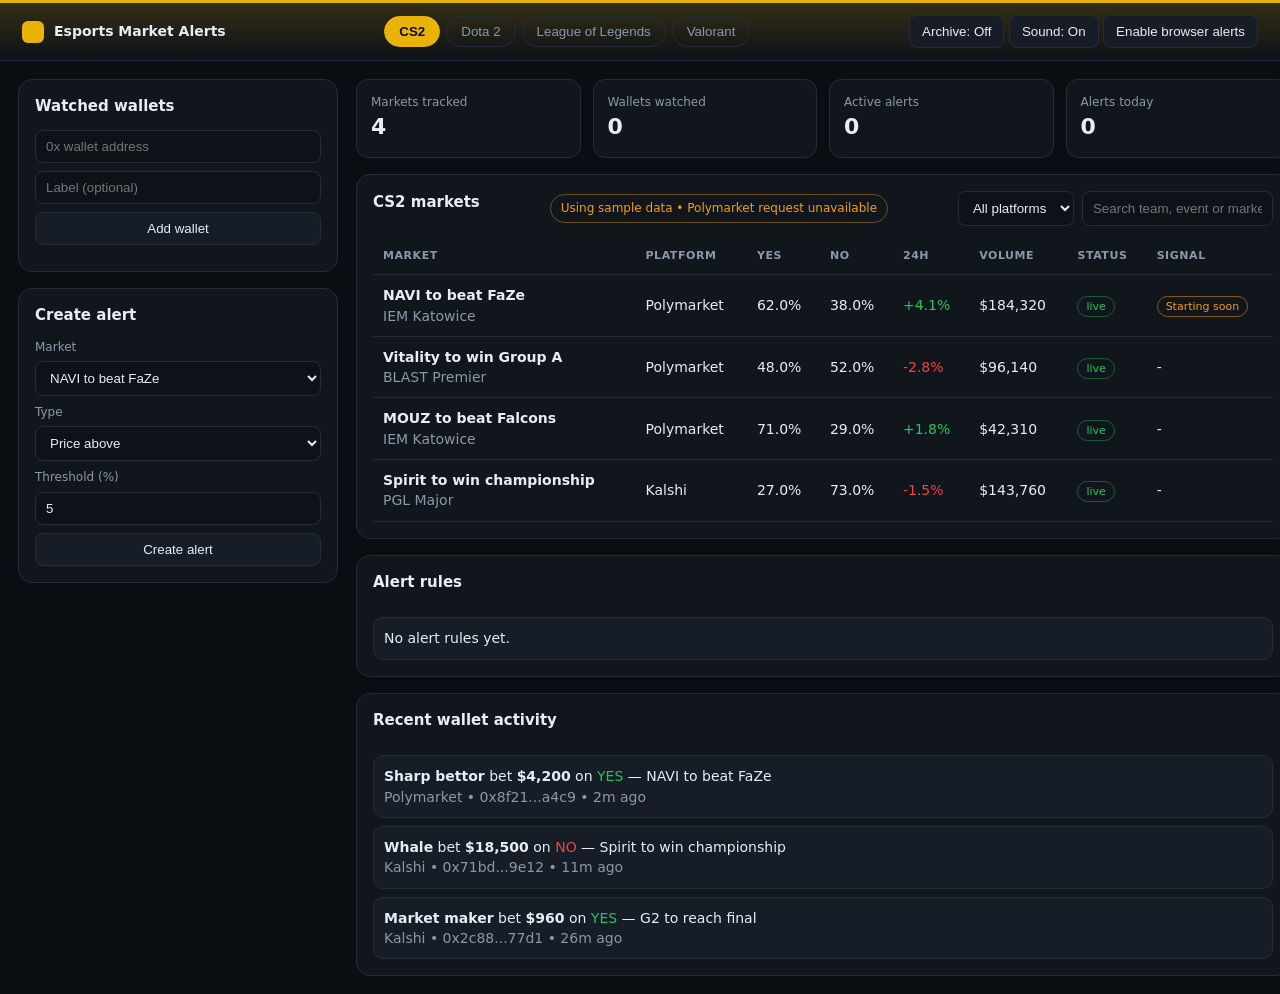
<file: index.html>
<!doctype html>
<html lang="en">
<head>
<meta charset="utf-8">
<meta name="viewport" content="width=device-width, initial-scale=1">
<title>Esports Market Alerts</title>
<link rel="stylesheet" href="styles.css">
</head>
<body data-game="cs2">
<header class="topbar">
  <div class="brand"><span class="logo"></span> Esports Market Alerts</div>
  <nav class="game-tabs" id="game-tabs">
    <button class="game-tab active" data-game="cs2">CS2</button>
    <button class="game-tab" data-game="dota2">Dota 2</button>
    <button class="game-tab" data-game="lol">League of Legends</button>
    <button class="game-tab" data-game="valorant">Valorant</button>
  </nav>
  <div class="top-actions">
    <button id="archive-toggle" class="ghost">Archive: Off</button>
    <button id="sound-toggle" class="ghost">Sound: On</button>
    <button id="browser-notifications" class="ghost">Enable browser alerts</button>
  </div>
</header>

<main class="layout">
  <aside class="sidebar">
    <section class="panel">
      <h2>Watched wallets</h2>
      <form id="wallet-form">
        <input id="wallet-address" placeholder="0x wallet address" required>
        <input id="wallet-label" placeholder="Label (optional)">
        <button type="submit">Add wallet</button>
      </form>
      <ul id="wallet-list" class="wallet-list"></ul>
    </section>

    <section class="panel">
      <h2>Create alert</h2>
      <form id="alert-form">
        <label>Market<select id="alert-market"></select></label>
        <label>Type
          <select id="alert-type">
            <option value="price_above">Price above</option>
            <option value="price_below">Price below</option>
            <option value="move">Price moves by</option>
            <option value="wallet_bet">Watched wallet bets</option>
          </select>
        </label>
        <label id="threshold-wrap">Threshold (%)<input id="alert-threshold" type="number" min="0.1" step="0.1" value="5"></label>
        <button type="submit">Create alert</button>
      </form>
    </section>
  </aside>

  <section class="content">
    <div class="stats">
      <div class="stat"><span>Markets tracked</span><strong id="stat-markets">0</strong></div>
      <div class="stat"><span>Wallets watched</span><strong id="stat-wallets">0</strong></div>
      <div class="stat"><span>Active alerts</span><strong id="stat-alerts">0</strong></div>
      <div class="stat"><span>Alerts today</span><strong id="stat-triggered">0</strong></div>
    </div>

    <div class="panel">
      <div class="panel-head">
        <h2 id="game-title">CS2 markets</h2>
        <span id="data-source" class="source">Loading market data…</span>
        <div class="filters">
          <select id="platform-filter">
            <option value="all">All platforms</option>
            <option value="polymarket">Polymarket</option>
            <option value="kalshi">Kalshi</option>
          </select>
          <input id="search" placeholder="Search team, event or market">
        </div>
      </div>
      <div class="table-wrap">
        <table>
          <thead><tr><th>Market</th><th>Platform</th><th>Yes</th><th>No</th><th>24h</th><th>Volume</th><th>Status</th><th>Signal</th></tr></thead>
          <tbody id="market-rows"></tbody>
        </table>
      </div>
    </div>

    <div class="panel">
      <div class="panel-head"><h2>Alert rules</h2></div>
      <ul id="alert-list" class="rule-list"></ul>
    </div>

    <div class="panel">
      <div class="panel-head"><h2>Recent wallet activity</h2></div>
      <ul id="activity-feed" class="activity"></ul>
    </div>
  </section>
</main>

<div id="toast-stack"></div>
<script src="js/mockData.js"></script>
<script src="js/app.js"></script>
<script src="js/polymarketApi.js"></script>
</body>
</html>
</file>
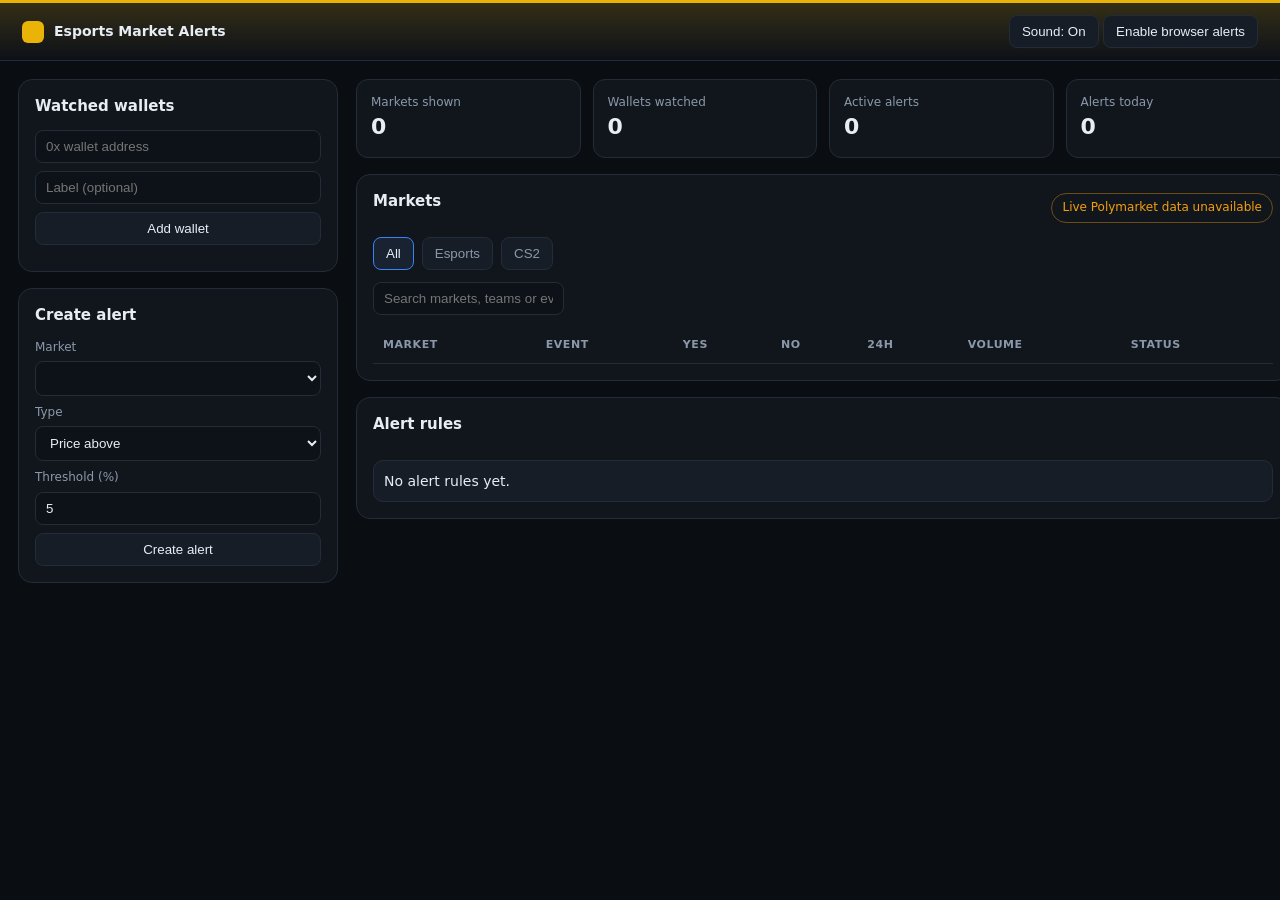
<file: new/index.html>
<!doctype html>
<html lang="en">
<head>
  <meta charset="utf-8">
  <meta name="viewport" content="width=device-width, initial-scale=1">
  <title>Esports Market Alerts</title>
  <link rel="stylesheet" href="styles.css">
</head>
<body>
  <header class="topbar">
    <div class="brand"><span class="logo"></span> Esports Market Alerts</div>
    <div class="top-actions">
      <button id="sound-toggle">Sound: On</button>
      <button id="browser-notifications">Enable browser alerts</button>
    </div>
  </header>

  <main class="layout">
    <aside class="sidebar">
      <section class="panel">
        <h2>Watched wallets</h2>
        <form id="wallet-form">
          <input id="wallet-address" placeholder="0x wallet address" required>
          <input id="wallet-label" placeholder="Label (optional)">
          <button type="submit">Add wallet</button>
        </form>
        <ul id="wallet-list" class="wallet-list"></ul>
      </section>

      <section class="panel">
        <h2>Create alert</h2>
        <form id="alert-form">
          <label>Market<select id="alert-market"></select></label>
          <label>Type
            <select id="alert-type">
              <option value="price_above">Price above</option>
              <option value="price_below">Price below</option>
              <option value="move">Price moves by</option>
            </select>
          </label>
          <label id="threshold-wrap">Threshold (%)<input id="alert-threshold" type="number" min="0.1" step="0.1" value="5"></label>
          <button type="submit">Create alert</button>
        </form>
      </section>
    </aside>

    <section class="content">
      <div class="stats">
        <div class="stat"><span>Markets shown</span><strong id="stat-markets">0</strong></div>
        <div class="stat"><span>Wallets watched</span><strong id="stat-wallets">0</strong></div>
        <div class="stat"><span>Active alerts</span><strong id="stat-alerts">0</strong></div>
        <div class="stat"><span>Alerts today</span><strong id="stat-triggered">0</strong></div>
      </div>

      <div class="panel">
        <div class="panel-head">
          <h2>Markets</h2>
          <span id="data-source" class="source">Loading live Polymarket data…</span>
        </div>

        <div class="tabs">
          <button class="tab active" data-tab="all">All</button>
          <button class="tab" data-tab="esports">Esports</button>
          <button class="tab" data-tab="cs2">CS2</button>
        </div>

        <div class="filters">
          <input id="search" placeholder="Search markets, teams or events">
        </div>

        <div class="table-wrap">
          <table>
            <thead>
              <tr><th>Market</th><th>Event</th><th>Yes</th><th>No</th><th>24h</th><th>Volume</th><th>Status</th></tr>
            </thead>
            <tbody id="market-rows"></tbody>
          </table>
        </div>
      </div>

      <div class="panel">
        <div class="panel-head"><h2>Alert rules</h2></div>
        <ul id="alert-list" class="rule-list"></ul>
      </div>
    </section>
  </main>

  <div id="toast-stack"></div>

  <script src="js/app.js"></script>
  <script src="js/polymarketApi.js"></script>
</body>
</html>
</file>
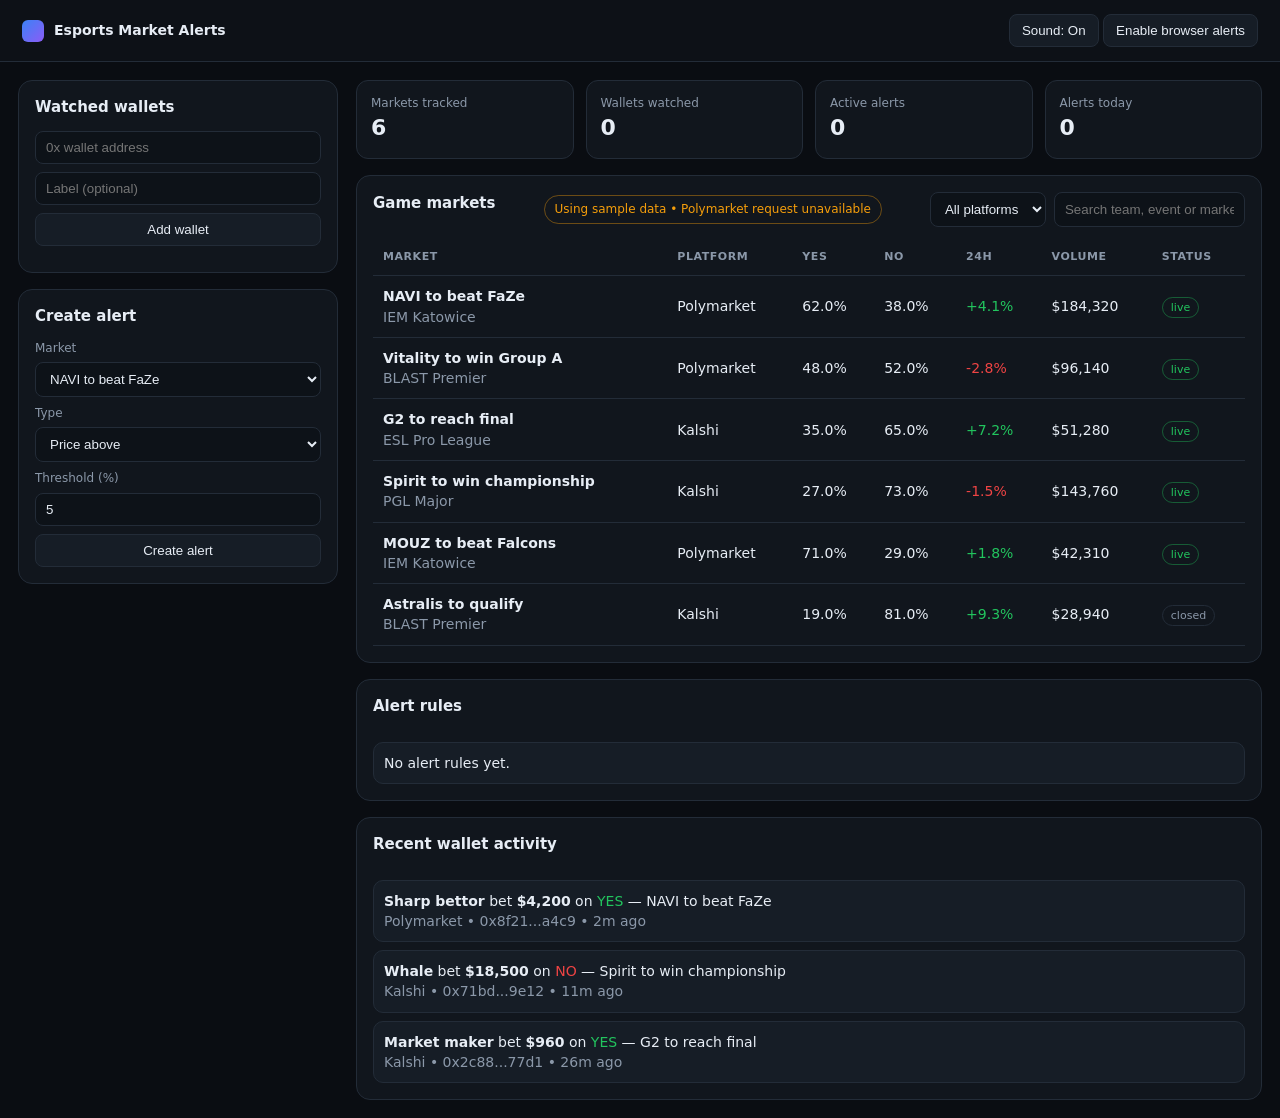
<file: archive/old2/index.html>
<!doctype html>
<html lang="en">
<head>
<meta charset="utf-8">
<meta name="viewport" content="width=device-width, initial-scale=1">
<title>Esports Market Alerts</title>
<link rel="stylesheet" href="styles.css">
</head>
<body>
<header class="topbar">
  <div class="brand"><span class="logo"></span> Esports Market Alerts</div>
  <div class="top-actions">
    <button id="sound-toggle" class="ghost">Sound: On</button>
    <button id="browser-notifications" class="ghost">Enable browser alerts</button>
  </div>
</header>

<main class="layout">
  <aside class="sidebar">
    <section class="panel">
      <h2>Watched wallets</h2>
      <form id="wallet-form">
        <input id="wallet-address" placeholder="0x wallet address" required>
        <input id="wallet-label" placeholder="Label (optional)">
        <button type="submit">Add wallet</button>
      </form>
      <ul id="wallet-list" class="wallet-list"></ul>
    </section>

    <section class="panel">
      <h2>Create alert</h2>
      <form id="alert-form">
        <label>Market<select id="alert-market"></select></label>
        <label>Type
          <select id="alert-type">
            <option value="price_above">Price above</option>
            <option value="price_below">Price below</option>
            <option value="move">Price moves by</option>
            <option value="wallet_bet">Watched wallet bets</option>
          </select>
        </label>
        <label id="threshold-wrap">Threshold (%)<input id="alert-threshold" type="number" min="0.1" step="0.1" value="5"></label>
        <button type="submit">Create alert</button>
      </form>
    </section>
  </aside>

  <section class="content">
    <div class="stats">
      <div class="stat"><span>Markets tracked</span><strong id="stat-markets">0</strong></div>
      <div class="stat"><span>Wallets watched</span><strong id="stat-wallets">0</strong></div>
      <div class="stat"><span>Active alerts</span><strong id="stat-alerts">0</strong></div>
      <div class="stat"><span>Alerts today</span><strong id="stat-triggered">0</strong></div>
    </div>

    <div class="panel">
      <div class="panel-head">
        <h2>Game markets</h2>
        <span id="data-source" class="source">Loading market data…</span>
        <div class="filters">
          <select id="platform-filter">
            <option value="all">All platforms</option>
            <option value="polymarket">Polymarket</option>
            <option value="kalshi">Kalshi</option>
          </select>
          <input id="search" placeholder="Search team, event or market">
        </div>
      </div>
      <div class="table-wrap">
        <table>
          <thead><tr><th>Market</th><th>Platform</th><th>Yes</th><th>No</th><th>24h</th><th>Volume</th><th>Status</th></tr></thead>
          <tbody id="market-rows"></tbody>
        </table>
      </div>
    </div>

    <div class="panel">
      <div class="panel-head"><h2>Alert rules</h2></div>
      <ul id="alert-list" class="rule-list"></ul>
    </div>

    <div class="panel">
      <div class="panel-head"><h2>Recent wallet activity</h2></div>
      <ul id="activity-feed" class="activity"></ul>
    </div>
  </section>
</main>

<div id="toast-stack"></div>
<script src="js/mockData.js"></script>
<script src="js/app.js"></script>
<script src="js/polymarketApi.js"></script>
</body>
</html>
</file>
<file: styles.css>
:root{--bg:#0a0d12;--panel:#11161d;--panel-2:#161d26;--line:#232c38;--text:#e7edf5;--muted:#8b98a9;--green:#22c55e;--red:#ef4444;--blue:#3b82f6;--purple:#8b5cf6;--amber:#f59e0b;--accent:#eab308}
body[data-game="cs2"]{--accent:#eab308}
body[data-game="dota2"]{--accent:#ef4444}
body[data-game="lol"]{--accent:#3b82f6}
body[data-game="valorant"]{--accent:#22d3ee}
*{box-sizing:border-box}body{margin:0;background:var(--bg);color:var(--text);font:14px/1.45 Inter,system-ui,sans-serif}
.topbar{display:flex;justify-content:space-between;align-items:center;gap:14px;padding:12px 22px;border-bottom:1px solid var(--line);background:linear-gradient(180deg,color-mix(in srgb,var(--accent) 18%,#0d1117),#0d1117);border-top:3px solid var(--accent)}
.brand{display:flex;gap:10px;align-items:center;font-weight:700}.logo{width:22px;height:22px;border-radius:6px;background:var(--accent)}
.game-tabs{display:flex;gap:6px}.game-tab{background:transparent;border:1px solid var(--line);color:var(--muted);border-radius:999px;padding:7px 14px}
.game-tab.active{color:#0b0f14;background:var(--accent);border-color:var(--accent);font-weight:700}
button{background:var(--panel-2);color:var(--text);border:1px solid var(--line);border-radius:8px;padding:8px 12px;cursor:pointer}button:hover{border-color:#3a4757}
input,select{background:#0d1218;border:1px solid var(--line);color:var(--text);border-radius:8px;padding:8px 10px;width:100%}
.layout{display:grid;grid-template-columns:320px 1fr;gap:18px;padding:18px;max-width:1500px;margin:auto}
.sidebar{display:flex;flex-direction:column;gap:16px}.content{display:flex;flex-direction:column;gap:16px}
.panel{background:var(--panel);border:1px solid var(--line);border-radius:14px;padding:16px}.panel h2{margin:0 0 12px;font-size:15px}
.panel-head{display:flex;justify-content:space-between;align-items:center;gap:12px;margin-bottom:12px;flex-wrap:wrap}
form{display:flex;flex-direction:column;gap:8px}label{display:flex;flex-direction:column;gap:5px;color:var(--muted);font-size:12px}
.wallet-list,.rule-list,.activity{list-style:none;margin:10px 0 0;padding:0;display:flex;flex-direction:column;gap:8px}
.wallet-list li,.rule-list li,.activity li{background:var(--panel-2);border:1px solid var(--line);border-radius:10px;padding:10px}
.wallet-list .addr{font-family:ui-monospace,monospace;font-size:12px;color:var(--muted)}
.remove{background:none;border:none;color:var(--red);padding:2px 6px}
.stats{display:grid;grid-template-columns:repeat(4,1fr);gap:12px}.stat{background:var(--panel);border:1px solid var(--line);border-radius:12px;padding:14px}
.stat span{display:block;color:var(--muted);font-size:12px}.stat strong{font-size:22px}
.table-wrap{overflow:auto}table{width:100%;border-collapse:collapse;min-width:900px}
th,td{text-align:left;padding:10px;border-bottom:1px solid var(--line);white-space:nowrap}th{color:var(--muted);font-size:11px;text-transform:uppercase;letter-spacing:.05em}
.up{color:var(--green)}.down{color:var(--red)}
tr.suspicious{background:rgba(245,158,11,.10);box-shadow:inset 3px 0 0 var(--amber)}
.badge{padding:3px 8px;border-radius:999px;font-size:11px;border:1px solid var(--line)}
.badge.live{color:var(--green);border-color:rgba(34,197,94,.4)}
.badge.closed{color:var(--muted)}
.badge.suspicious{color:#0b0f14;background:var(--amber);border-color:var(--amber);font-weight:700}
.badge.starting{color:var(--amber);border-color:rgba(245,158,11,.5)}
.filters{display:flex;gap:8px}.filters select,.filters input{width:auto}
.source{font-size:12px;color:var(--muted);border:1px solid var(--line);padding:5px 10px;border-radius:999px}
.source.live{color:var(--green);border-color:rgba(34,197,94,.4)}.source.fallback{color:var(--amber);border-color:rgba(245,158,11,.4)}
#toast-stack{position:fixed;right:18px;bottom:18px;display:flex;flex-direction:column;gap:8px;z-index:50}
.toast{background:#161d26;border:1px solid var(--line);border-left:3px solid var(--blue);padding:12px 14px;border-radius:10px;min-width:290px;box-shadow:0 10px 30px rgba(0,0,0,.35)}
.toast.alert{border-left-color:var(--amber)}
@media(max-width:1080px){.topbar{flex-wrap:wrap}.layout{grid-template-columns:1fr}.stats{grid-template-columns:repeat(2,1fr)}}
</file>
<file: new/styles.css>
:root{--bg:#0a0d12;--panel:#11161d;--panel-2:#161d26;--line:#232c38;--text:#e7edf5;--muted:#8b98a9;--green:#22c55e;--red:#ef4444;--blue:#3b82f6;--purple:#8b5cf6;--amber:#f59e0b;--accent:#eab308}
body[data-game="cs2"]{--accent:#eab308}
body[data-game="dota2"]{--accent:#ef4444}
body[data-game="lol"]{--accent:#3b82f6}
body[data-game="valorant"]{--accent:#22d3ee}
*{box-sizing:border-box}body{margin:0;background:var(--bg);color:var(--text);font:14px/1.45 Inter,system-ui,sans-serif}
.topbar{display:flex;justify-content:space-between;align-items:center;gap:14px;padding:12px 22px;border-bottom:1px solid var(--line);background:linear-gradient(180deg,color-mix(in srgb,var(--accent) 18%,#0d1117),#0d1117);border-top:3px solid var(--accent)}
.brand{display:flex;gap:10px;align-items:center;font-weight:700}.logo{width:22px;height:22px;border-radius:6px;background:var(--accent)}
.game-tabs{display:flex;gap:6px}.game-tab{background:transparent;border:1px solid var(--line);color:var(--muted);border-radius:999px;padding:7px 14px}
.game-tab.active{color:#0b0f14;background:var(--accent);border-color:var(--accent);font-weight:700}
button{background:var(--panel-2);color:var(--text);border:1px solid var(--line);border-radius:8px;padding:8px 12px;cursor:pointer}button:hover{border-color:#3a4757}
input,select{background:#0d1218;border:1px solid var(--line);color:var(--text);border-radius:8px;padding:8px 10px;width:100%}
.layout{display:grid;grid-template-columns:320px 1fr;gap:18px;padding:18px;max-width:1500px;margin:auto}
.sidebar{display:flex;flex-direction:column;gap:16px}.content{display:flex;flex-direction:column;gap:16px}
.panel{background:var(--panel);border:1px solid var(--line);border-radius:14px;padding:16px}.panel h2{margin:0 0 12px;font-size:15px}
.panel-head{display:flex;justify-content:space-between;align-items:center;gap:12px;margin-bottom:12px;flex-wrap:wrap}
form{display:flex;flex-direction:column;gap:8px}label{display:flex;flex-direction:column;gap:5px;color:var(--muted);font-size:12px}
.wallet-list,.rule-list,.activity{list-style:none;margin:10px 0 0;padding:0;display:flex;flex-direction:column;gap:8px}
.wallet-list li,.rule-list li,.activity li{background:var(--panel-2);border:1px solid var(--line);border-radius:10px;padding:10px}
.wallet-list .addr{font-family:ui-monospace,monospace;font-size:12px;color:var(--muted)}
.remove{background:none;border:none;color:var(--red);padding:2px 6px}
.stats{display:grid;grid-template-columns:repeat(4,1fr);gap:12px}.stat{background:var(--panel);border:1px solid var(--line);border-radius:12px;padding:14px}
.stat span{display:block;color:var(--muted);font-size:12px}.stat strong{font-size:22px}
.table-wrap{overflow:auto}table{width:100%;border-collapse:collapse;min-width:900px}
th,td{text-align:left;padding:10px;border-bottom:1px solid var(--line);white-space:nowrap}th{color:var(--muted);font-size:11px;text-transform:uppercase;letter-spacing:.05em}
.up{color:var(--green)}.down{color:var(--red)}
tr.suspicious{background:rgba(245,158,11,.10);box-shadow:inset 3px 0 0 var(--amber)}
.badge{padding:3px 8px;border-radius:999px;font-size:11px;border:1px solid var(--line)}
.badge.live{color:var(--green);border-color:rgba(34,197,94,.4)}
.badge.closed{color:var(--muted)}
.badge.suspicious{color:#0b0f14;background:var(--amber);border-color:var(--amber);font-weight:700}
.badge.starting{color:var(--amber);border-color:rgba(245,158,11,.5)}
.filters{display:flex;gap:8px}.filters select,.filters input{width:auto}
.source{font-size:12px;color:var(--muted);border:1px solid var(--line);padding:5px 10px;border-radius:999px}
.source.live{color:var(--green);border-color:rgba(34,197,94,.4)}.source.fallback{color:var(--amber);border-color:rgba(245,158,11,.4)}
#toast-stack{position:fixed;right:18px;bottom:18px;display:flex;flex-direction:column;gap:8px;z-index:50}
.toast{background:#161d26;border:1px solid var(--line);border-left:3px solid var(--blue);padding:12px 14px;border-radius:10px;min-width:290px;box-shadow:0 10px 30px rgba(0,0,0,.35)}
.toast.alert{border-left-color:var(--amber)}
@media(max-width:1080px){.topbar{flex-wrap:wrap}.layout{grid-template-columns:1fr}.stats{grid-template-columns:repeat(2,1fr)}}
.tabs{display:flex;gap:8px;margin-bottom:12px}
.tab{background:var(--panel-2);border:1px solid var(--line);color:var(--muted)}
.tab.active{color:var(--text);border-color:var(--blue);background:#182231}
.filters{margin-bottom:12px}
</file>
<file: archive/old2/styles.css>
:root{--bg:#0a0d12;--panel:#11161d;--panel-2:#161d26;--line:#232c38;--text:#e7edf5;--muted:#8b98a9;--green:#22c55e;--red:#ef4444;--blue:#3b82f6;--purple:#8b5cf6;--amber:#f59e0b}
*{box-sizing:border-box}body{margin:0;background:var(--bg);color:var(--text);font:14px/1.45 Inter,system-ui,sans-serif}
.topbar{display:flex;justify-content:space-between;align-items:center;padding:14px 22px;border-bottom:1px solid var(--line);background:#0d1117}
.brand{display:flex;gap:10px;align-items:center;font-weight:700}.logo{width:22px;height:22px;border-radius:6px;background:linear-gradient(135deg,var(--blue),var(--purple))}
button{background:var(--panel-2);color:var(--text);border:1px solid var(--line);border-radius:8px;padding:8px 12px;cursor:pointer}button:hover{border-color:#3a4757}
input,select{background:#0d1218;border:1px solid var(--line);color:var(--text);border-radius:8px;padding:8px 10px;width:100%}
.layout{display:grid;grid-template-columns:320px 1fr;gap:18px;padding:18px;max-width:1500px;margin:auto}
.sidebar{display:flex;flex-direction:column;gap:16px}.content{display:flex;flex-direction:column;gap:16px}
.panel{background:var(--panel);border:1px solid var(--line);border-radius:14px;padding:16px}.panel h2{margin:0 0 12px;font-size:15px}
.panel-head{display:flex;justify-content:space-between;align-items:center;gap:12px;margin-bottom:12px}
form{display:flex;flex-direction:column;gap:8px}label{display:flex;flex-direction:column;gap:5px;color:var(--muted);font-size:12px}
.wallet-list,.rule-list,.activity{list-style:none;margin:10px 0 0;padding:0;display:flex;flex-direction:column;gap:8px}
.wallet-list li,.rule-list li,.activity li{background:var(--panel-2);border:1px solid var(--line);border-radius:10px;padding:10px}
.wallet-list .addr{font-family:ui-monospace,monospace;font-size:12px;color:var(--muted)}
.remove{background:none;border:none;color:var(--red);padding:2px 6px}
.stats{display:grid;grid-template-columns:repeat(4,1fr);gap:12px}.stat{background:var(--panel);border:1px solid var(--line);border-radius:12px;padding:14px}
.stat span{display:block;color:var(--muted);font-size:12px}.stat strong{font-size:22px}
.table-wrap{overflow:auto}table{width:100%;border-collapse:collapse;min-width:760px}
th,td{text-align:left;padding:10px;border-bottom:1px solid var(--line);white-space:nowrap}th{color:var(--muted);font-size:11px;text-transform:uppercase;letter-spacing:.05em}
.up{color:var(--green)}.down{color:var(--red)}.badge{padding:3px 8px;border-radius:999px;font-size:11px;border:1px solid var(--line)}
.badge.live{color:var(--green);border-color:rgba(34,197,94,.4)}.badge.closed{color:var(--muted)}
.filters{display:flex;gap:8px}.filters select,.filters input{width:auto}
.source{font-size:12px;color:var(--muted);border:1px solid var(--line);padding:5px 10px;border-radius:999px}
.source.live{color:var(--green);border-color:rgba(34,197,94,.4)}.source.fallback{color:var(--amber);border-color:rgba(245,158,11,.4)}
#toast-stack{position:fixed;right:18px;bottom:18px;display:flex;flex-direction:column;gap:8px;z-index:50}
.toast{background:#161d26;border:1px solid var(--line);border-left:3px solid var(--blue);padding:12px 14px;border-radius:10px;min-width:290px;box-shadow:0 10px 30px rgba(0,0,0,.35)}
.toast.alert{border-left-color:var(--amber)}
@media(max-width:980px){.layout{grid-template-columns:1fr}.stats{grid-template-columns:repeat(2,1fr)}}
</file>
